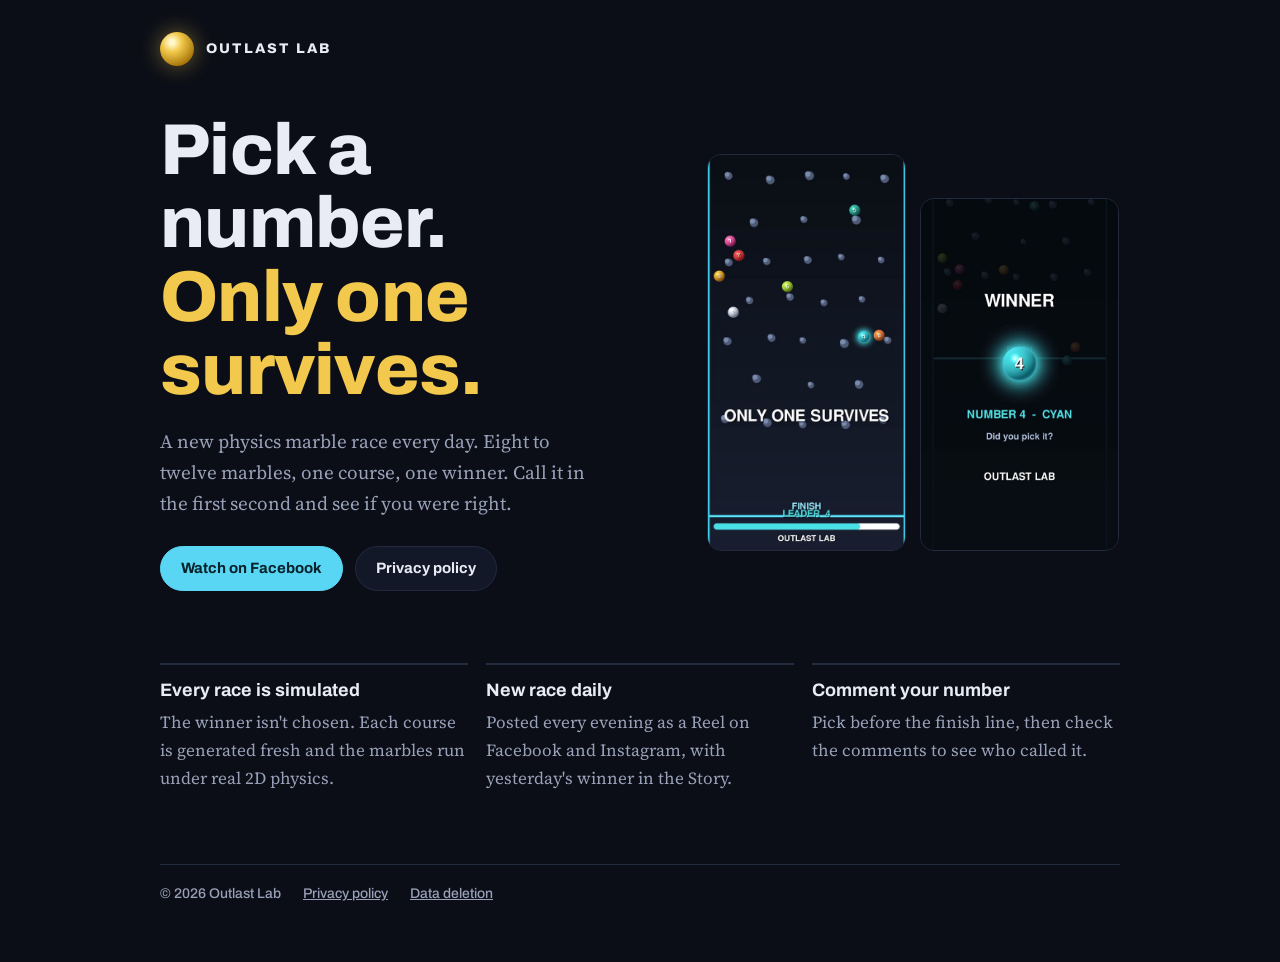
<file: index.html>
<!doctype html>
<html lang="en">
<head>
<meta charset="utf-8">
<meta name="viewport" content="width=device-width,initial-scale=1">
<title>Outlast Lab</title>
<meta name="description" content="Physics marble races. Pick a number, only one survives. A new race every day.">
<link rel="stylesheet" href="https://fonts.googleapis.com/css2?family=Archivo:wght@500;700;800&family=Source+Serif+4:opsz,wght@8..60,400;8..60,600&display=swap">
<link rel="stylesheet" href="style.css">
</head>
<body>
<div class="wrap">
  <div class="top"><a href="./"><span class="marble" aria-hidden="true"></span><span class="brand">Outlast Lab</span></a></div>

  <section class="hero">
    <div>
      <h1>Pick a number.<br><em>Only one survives.</em></h1>
      <p class="lede">A new physics marble race every day. Eight to twelve marbles, one course, one winner. Call it in the first second and see if you were right.</p>
      <div class="btns">
        <a class="btn primary" href="https://www.facebook.com/profile.php?id=609289442737354">Watch on Facebook</a>
        <a class="btn" href="privacy.html">Privacy policy</a>
      </div>
    </div>
    <div class="shots">
      <img src="race.jpg" alt="Numbered marbles falling through a peg course mid-race">
      <img src="winner.jpg" alt="Winner card showing the winning marble">
    </div>
  </section>

  <section class="how">
    <div><h2>Every race is simulated</h2><p>The winner isn't chosen. Each course is generated fresh and the marbles run under real 2D physics.</p></div>
    <div><h2>New race daily</h2><p>Posted every evening as a Reel on Facebook and Instagram, with yesterday's winner in the Story.</p></div>
    <div><h2>Comment your number</h2><p>Pick before the finish line, then check the comments to see who called it.</p></div>
  </section>

  <footer>
    <span>&copy; 2026 Outlast Lab</span>
    <a href="privacy.html">Privacy policy</a>
    <a href="privacy.html#deletion">Data deletion</a>
  </footer>
</div>
</body>
</html>
</file>
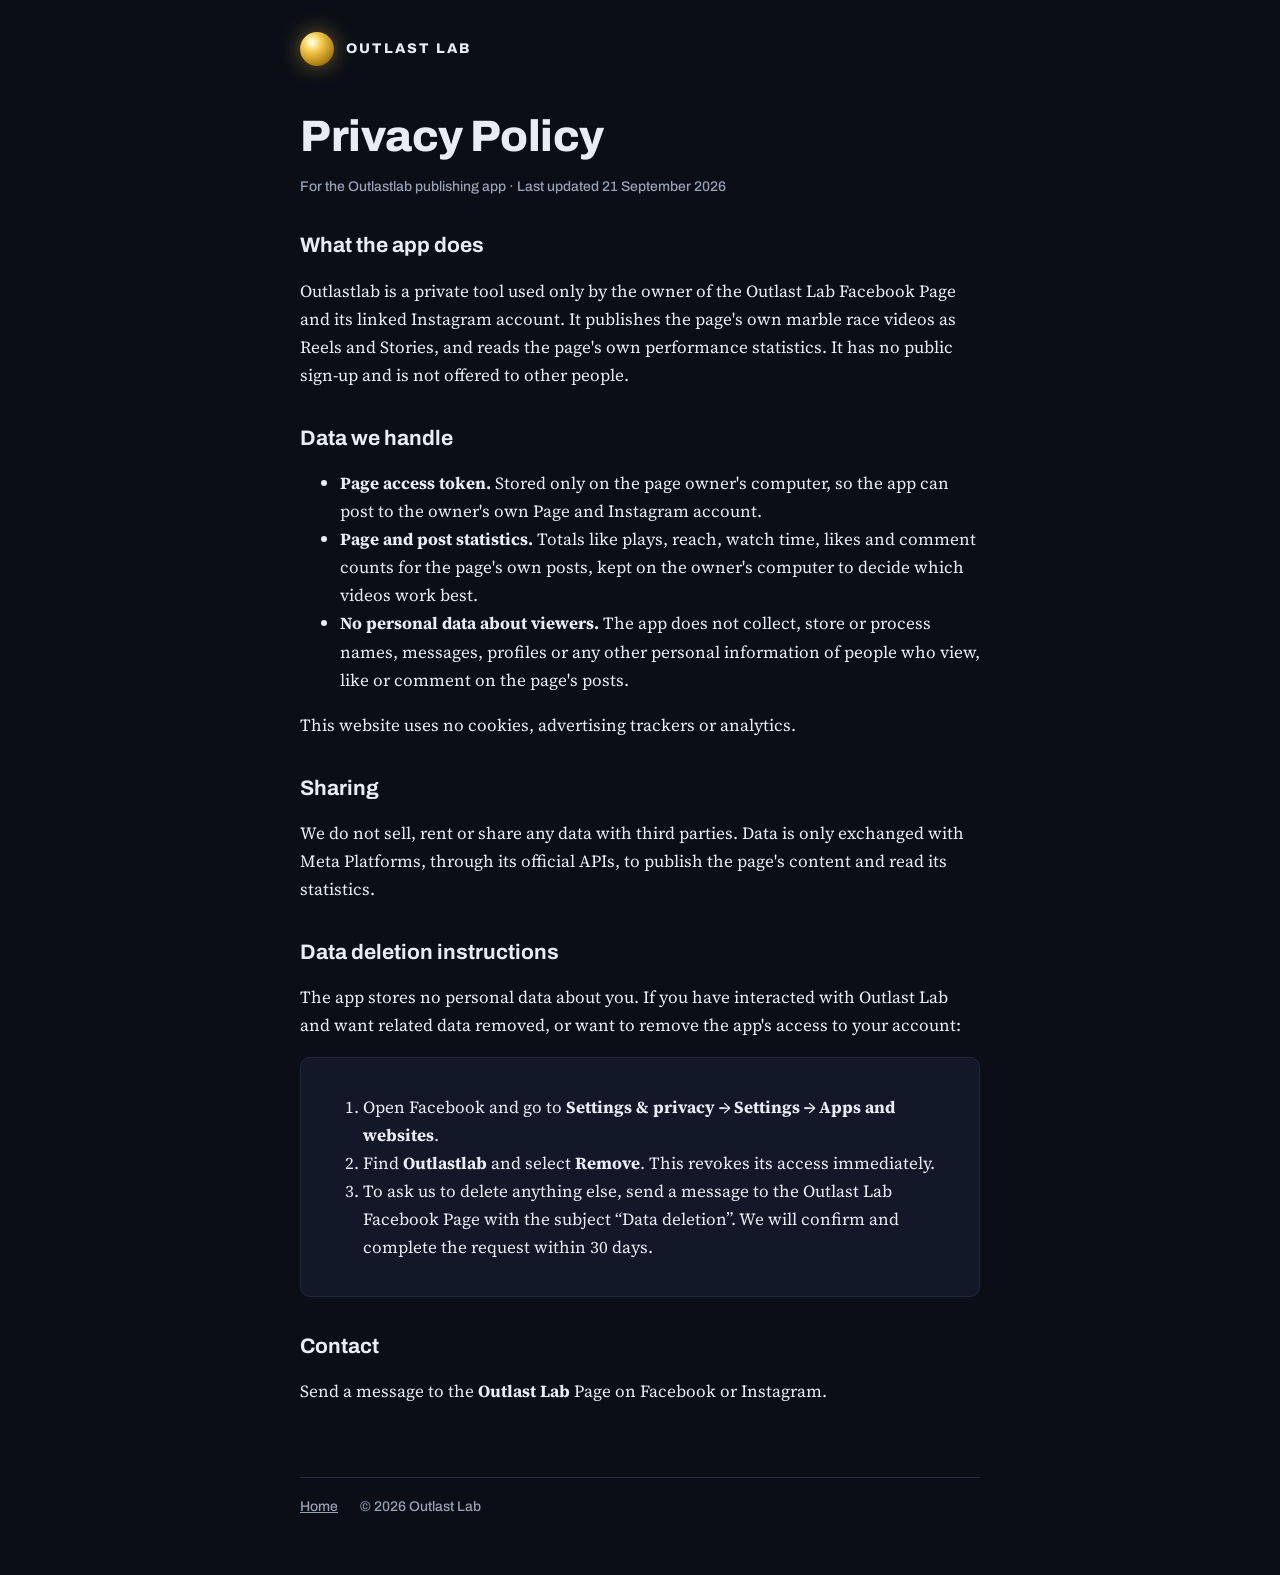
<file: privacy.html>
<!doctype html>
<html lang="en">
<head>
<meta charset="utf-8">
<meta name="viewport" content="width=device-width,initial-scale=1">
<title>Outlast Lab Privacy</title>
<link rel="stylesheet" href="https://fonts.googleapis.com/css2?family=Archivo:wght@500;700;800&family=Source+Serif+4:opsz,wght@8..60,400;8..60,600&display=swap">
<link rel="stylesheet" href="style.css">
</head>
<body>
<div class="wrap doc">
  <div class="top"><a href="./"><span class="marble" aria-hidden="true"></span><span class="brand">Outlast Lab</span></a></div>

  <h1>Privacy Policy</h1>
  <p class="meta">For the Outlastlab publishing app &middot; Last updated 21 September 2026</p>

  <h2>What the app does</h2>
  <p>Outlastlab is a private tool used only by the owner of the Outlast Lab Facebook Page and its linked Instagram account. It publishes the page's own marble race videos as Reels and Stories, and reads the page's own performance statistics. It has no public sign-up and is not offered to other people.</p>

  <h2>Data we handle</h2>
  <ul>
    <li><strong>Page access token.</strong> Stored only on the page owner's computer, so the app can post to the owner's own Page and Instagram account.</li>
    <li><strong>Page and post statistics.</strong> Totals like plays, reach, watch time, likes and comment counts for the page's own posts, kept on the owner's computer to decide which videos work best.</li>
    <li><strong>No personal data about viewers.</strong> The app does not collect, store or process names, messages, profiles or any other personal information of people who view, like or comment on the page's posts.</li>
  </ul>
  <p>This website uses no cookies, advertising trackers or analytics.</p>

  <h2>Sharing</h2>
  <p>We do not sell, rent or share any data with third parties. Data is only exchanged with Meta Platforms, through its official APIs, to publish the page's content and read its statistics.</p>

  <h2 id="deletion">Data deletion instructions</h2>
  <p>The app stores no personal data about you. If you have interacted with Outlast Lab and want related data removed, or want to remove the app's access to your account:</p>
  <div class="box">
    <ol>
      <li>Open Facebook and go to <strong>Settings &amp; privacy &rarr; Settings &rarr; Apps and websites</strong>.</li>
      <li>Find <strong>Outlastlab</strong> and select <strong>Remove</strong>. This revokes its access immediately.</li>
      <li>To ask us to delete anything else, send a message to the Outlast Lab Facebook Page with the subject &ldquo;Data deletion&rdquo;. We will confirm and complete the request within 30 days.</li>
    </ol>
  </div>

  <h2>Contact</h2>
  <p>Send a message to the <strong>Outlast Lab</strong> Page on Facebook or Instagram.</p>

  <footer>
    <a href="./">Home</a>
    <span>&copy; 2026 Outlast Lab</span>
  </footer>
</div>
</body>
</html>
</file>
<file: style.css>
:root{
  --ground:#0b0e17; --panel:#131829; --ink:#e9ecf4; --muted:#98a1b7;
  --rule:#232a3f; --cyan:#5ad6f5; --gold:#f2c94c;
}
*{box-sizing:border-box}
html,body{margin:0}
body{background:var(--ground);color:var(--ink);
  font:17px/1.65 "Source Serif 4",Georgia,"Times New Roman",serif;
  padding-inline:16px;padding-block:32px 56px}
.wrap{max-width:960px;margin:0 auto}
a{color:var(--cyan)}
a:focus-visible,.btn:focus-visible{outline:2px solid var(--cyan);outline-offset:3px}
.top{display:flex;align-items:center;gap:12px;margin-bottom:48px}
.top a{color:inherit;text-decoration:none;display:flex;align-items:center;gap:12px}
.marble{width:34px;height:34px;border-radius:50%;flex:none;
  background:radial-gradient(circle at 35% 30%,#fff6c9 0 8%,#f2c94c 30%,#a8760a 75%,#5c3f02 100%);
  box-shadow:0 0 22px rgba(242,201,76,.45)}
.brand{font:800 14px/1 Archivo,system-ui,sans-serif;letter-spacing:.16em;text-transform:uppercase}
.hero{display:grid;grid-template-columns:1.1fr .9fr;gap:40px;align-items:center}
@media (max-width:760px){.hero{grid-template-columns:1fr}}
h1{font:800 clamp(40px,8vw,72px)/1.02 Archivo,system-ui,sans-serif;margin:0 0 18px;
  letter-spacing:-.01em;text-wrap:balance}
h1 em{font-style:normal;color:var(--gold)}
.lede{color:var(--muted);max-width:44ch;margin:0 0 26px;font-size:19px}
.btns{display:flex;flex-wrap:wrap;gap:12px}
.btn{font:700 15px/1 Archivo,system-ui,sans-serif;text-decoration:none;padding:14px 20px;
  border-radius:999px;border:1px solid var(--rule);color:var(--ink);background:var(--panel)}
.btn.primary{background:var(--cyan);border-color:var(--cyan);color:#06222b}
.shots{display:flex;gap:14px;justify-content:center}
.shots img{width:48%;max-width:220px;border-radius:14px;border:1px solid var(--rule);
  aspect-ratio:9/16;object-fit:cover;display:block}
.shots img:last-child{margin-top:44px}
.how{margin-top:72px;display:grid;grid-template-columns:repeat(3,1fr);gap:18px}
@media (max-width:760px){.how{grid-template-columns:1fr}}
.how div{border-top:2px solid var(--rule);padding-top:14px}
.how h2{font:700 18px/1.3 Archivo,system-ui,sans-serif;margin:0 0 6px}
.how p{margin:0;color:var(--muted)}
.doc{max-width:680px}
.doc h1{font-size:clamp(32px,6vw,44px)}
.doc h2{font:700 21px/1.3 Archivo,system-ui,sans-serif;margin:36px 0 8px}
.doc .meta{color:var(--muted);font:500 14px/1.4 Archivo,system-ui,sans-serif}
.box{background:var(--panel);border:1px solid var(--rule);border-radius:10px;padding:18px 22px}
footer{margin-top:72px;padding-top:18px;border-top:1px solid var(--rule);color:var(--muted);
  font:500 14px/1.6 Archivo,system-ui,sans-serif;display:flex;flex-wrap:wrap;gap:8px 22px}
footer a{color:var(--muted)}
</file>
